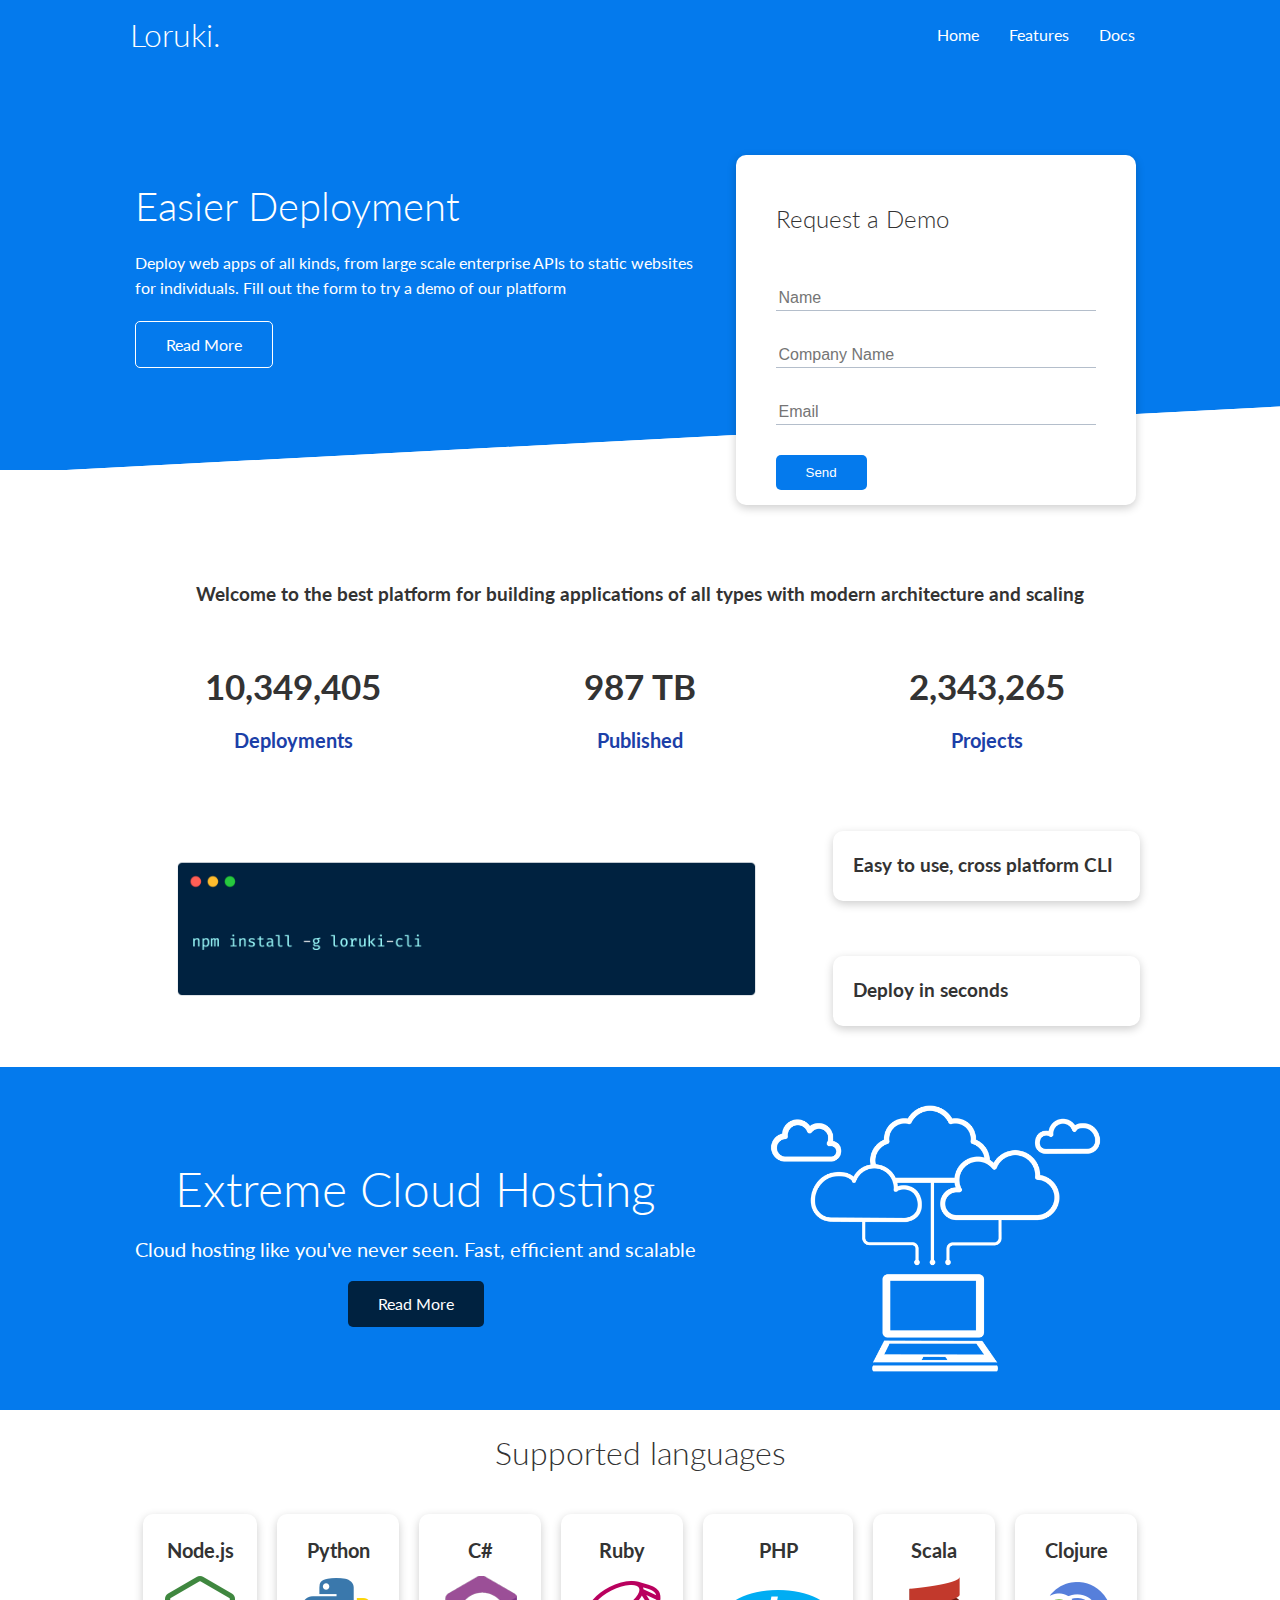
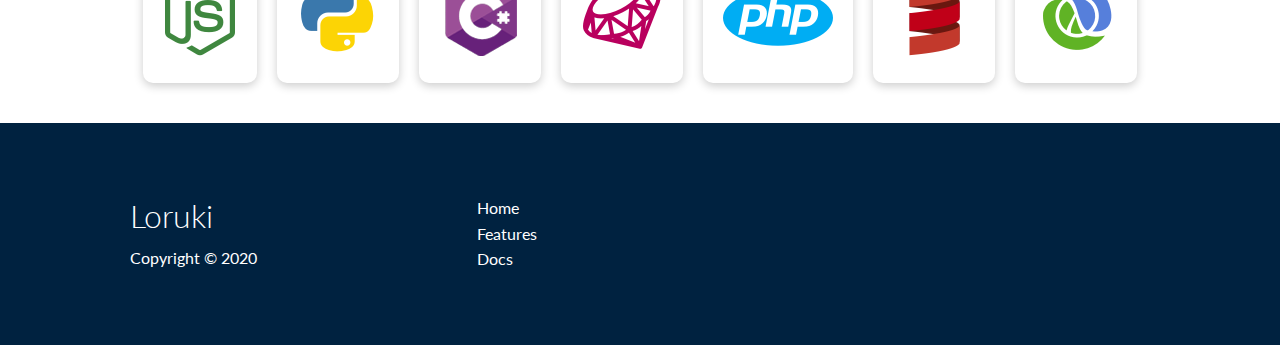
<file: index.html>
<!DOCTYPE html>
<html lang="en">
  <head>
    <meta charset="UTF-8" />
    <meta http-equiv="X-UA-Compatible" content="IE=edge" />
    <meta name="viewport" content="width=device-width, initial-scale=1.0" />
    <link
      rel="stylesheet"
      href="https://cdnjs.cloudflare.com/ajax/libs/font-awesome/6.1.1/css/all.min.css"
      integrity="sha512-KfkfwYDsLkIlwQp6LFnl8zNdLGxu9YAA1QvwINks4PhcElQSvqcyVLLD9aMhXd13uQjoXtEKNosOWaZqXgel0g=="
      crossorigin="anonymous"
      referrerpolicy="no-referrer"
    />
    <link rel="stylesheet" href="css/utilities.css" />
    <link rel="stylesheet" href="css/style.css" />
    <title>Loruki | Cloud hosting for Everyone</title>
  </head>
  <body>
    <!-- Navbar -->
    <div class="navbar">
      <div class="container flex">
        <h1 class="logo">Loruki.</h1>
        <nav>
          <ul>
            <li><a href="index.html">Home</a></li>
            <li><a href="features.html">Features</a></li>
            <li><a href="docs.html">Docs</a></li>
          </ul>
        </nav>
      </div>
    </div>
    <!-- Showcase  -->

    <section class="showcase">
      <div class="container grid">
        <div class="showcase-text">
          <h1>Easier Deployment</h1>
          <p>
            Deploy web apps of all kinds, from large scale enterprise APIs to
            static websites for individuals. Fill out the form to try a demo of
            our platform
          </p>
          <a href="features.html" class="btn btn-outline">Read More</a>
        </div>

        <div class="showcase-form card">
          <h2>Request a Demo</h2>
          <form
            name="contact"
            method="POST"
            netlify-honeypot="bot-field"
            data-netlify="true"
          >
            <input type="hidden" name="form-name" value="contact" />
            <p class="hidden">
              <label>
                Don’t fill this out if you’re human: <input name="bot-field" />
              </label>
            </p>
            <div class="form-control">
              <input type="text" name="name" placeholder="Name" required />
            </div>
            <div class="form-control">
              <input
                type="text"
                name="company"
                placeholder="Company Name"
                required
              />
            </div>
            <div class="form-control">
              <input type="email" name="email" placeholder="Email" required />
            </div>
            <input type="submit" value="Send" class="btn btn-primary" />
          </form>
        </div>
      </div>
    </section>

    <!-- Stats -->
    <section class="stats">
      <div class="container">
        <h3 class="stats-heading text-center my-1">
          Welcome to the best platform for building applications of all types
          with modern architecture and scaling
        </h3>
        <div class="grid grid-3 text-center my-4">
          <div>
            <i class="fas fa-server fa-3x"></i>
            <h3>10,349,405</h3>
            <p class="text-secondary">Deployments</p>
          </div>
          <div>
            <i class="fas fa-upload fa-3x"></i>
            <h3>987 TB</h3>
            <p class="text-secondary">Published</p>
          </div>
          <div>
            <i class="fas fa-project-diagram fa-3x"></i>
            <h3>2,343,265</h3>
            <p class="text-secondary">Projects</p>
          </div>
        </div>
      </div>
    </section>

    <!-- CLI -->
    <section class="cli">
      <div class="container grid">
        <img src="images/cli.png" alt="" />
        <div class="card">
          <h3>Easy to use, cross platform CLI</h3>
        </div>
        <div class="card">
          <h3>Deploy in seconds</h3>
        </div>
      </div>
    </section>

    <!-- cloud -->
    <section class="cloud bg-primary my-2 py-2">
      <div class="container grid">
        <div class="text-center">
          <h2 class="lg">Extreme Cloud Hosting</h2>
          <p class="lead my-1">
            Cloud hosting like you've never seen. Fast, efficient and scalable
          </p>
          <a href="features.html" class="btn btn-dark">Read More</a>
        </div>
        <img src="images/cloud.png" alt="" />
      </div>
    </section>

    <!-- languages -->
    <section class="languages">
      <h2 class="md text-center my-2">Supported languages</h2>
      <div class="container flex">
        <div class="card">
          <h4>Node.js</h4>
          <img src="images/logos/node.png" alt="" />
        </div>
        <div class="card">
          <h4>Python</h4>
          <img src="images/logos/python.png" alt="" />
        </div>
        <div class="card">
          <h4>C#</h4>
          <img src="images/logos/csharp.png" alt="" />
        </div>
        <div class="card">
          <h4>Ruby</h4>
          <img src="images/logos/ruby.png" alt="" />
        </div>
        <div class="card">
          <h4>PHP</h4>
          <img src="images/logos/php.png" alt="" />
        </div>
        <div class="card">
          <h4>Scala</h4>
          <img src="images/logos/scala.png" alt="" />
        </div>
        <div class="card">
          <h4>Clojure</h4>
          <img src="images/logos/clojure.png" alt="" />
        </div>
      </div>
    </section>

    <!-- footer -->
    <footer class="footer bg-dark py-5">
      <div class="container grid grid-3">
        <div>
          <h1>Loruki</h1>
          <p>Copyright &copy; 2020</p>
        </div>
        <nav>
          <ul>
            <li><a href="index.html"></a>Home</li>
            <li><a href="features.html"></a>Features</li>
            <li><a href="docs.html"></a>Docs</li>
          </ul>
        </nav>
        <div class="social">
          <a href="#"><i class="fab fa-github fa-2x"></i></a>
          <a href="#"><i class="fab fa-facebook fa-2x"></i></a>
          <a href="#"><i class="fab fa-instagram fa-2x"></i></a>
          <a href="#"><i class="fab fa-twitter fa-2x"></i></a>
        </div>
      </div>
    </footer>
  </body>
</html>
</file>
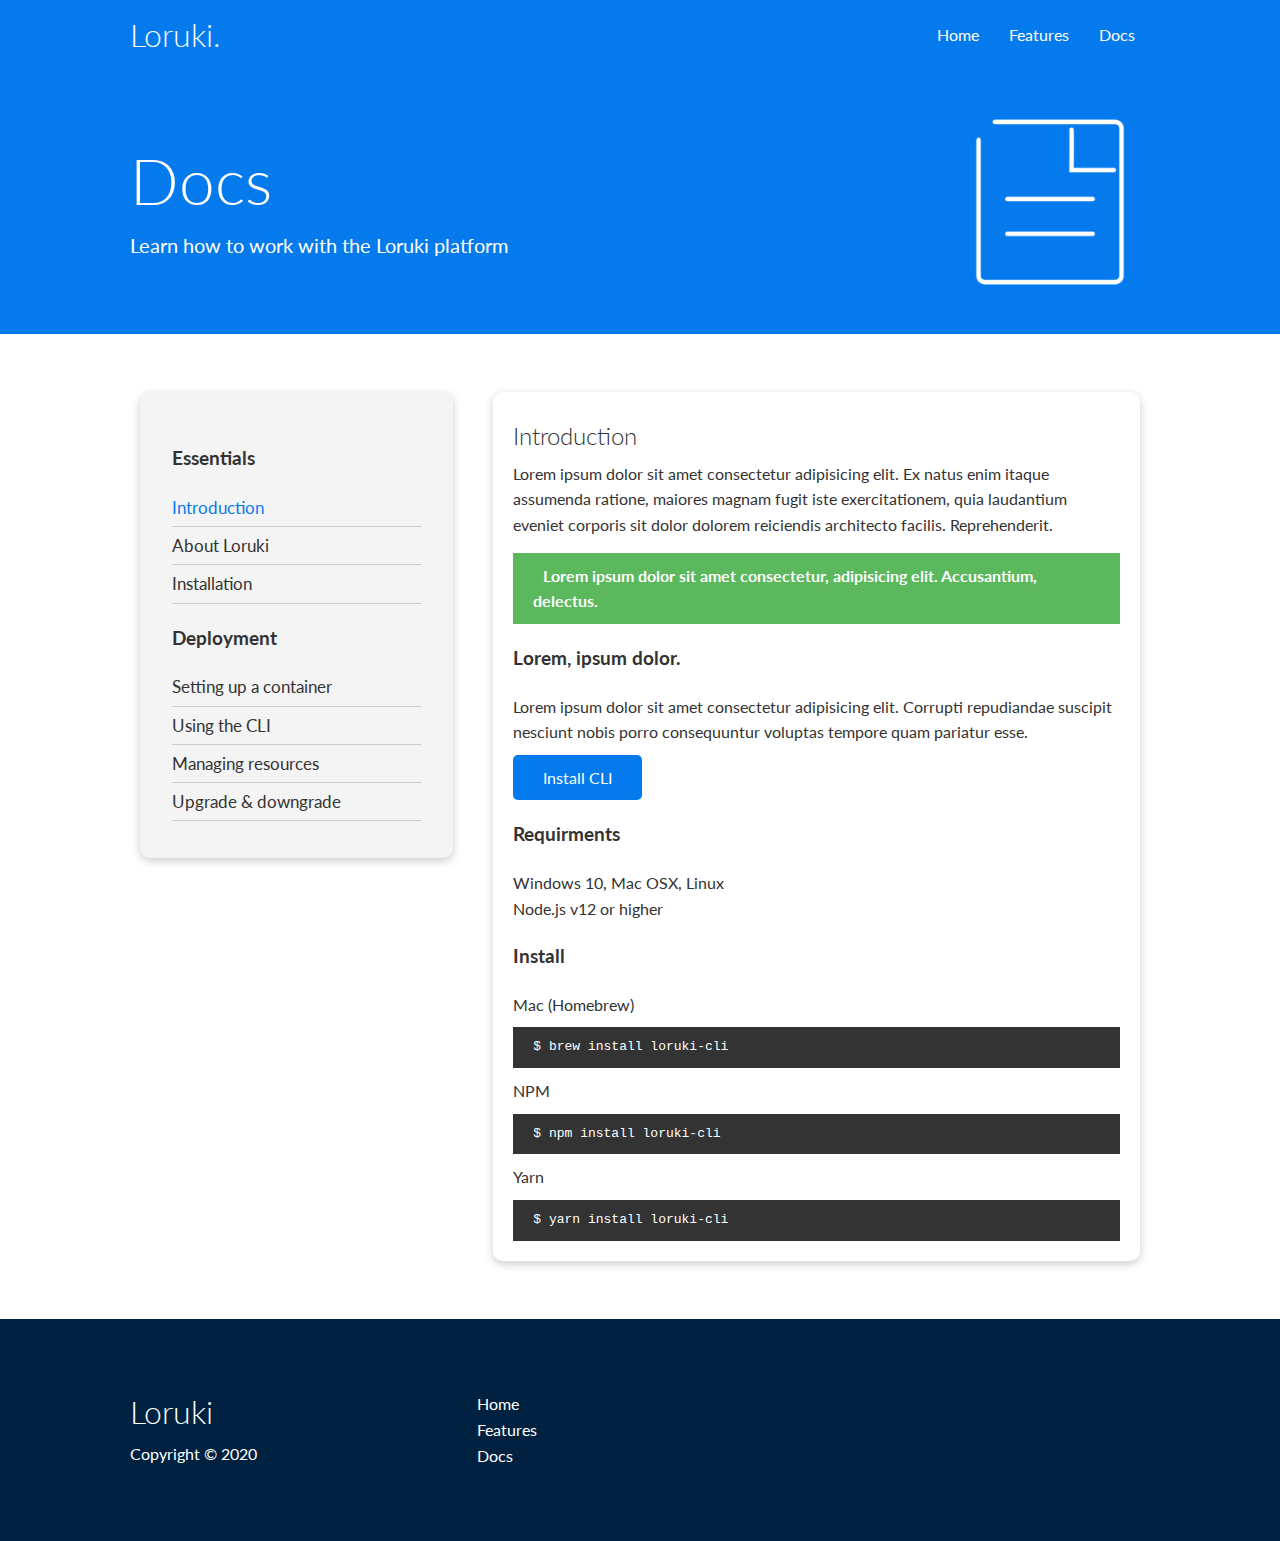
<file: docs.html>
<!DOCTYPE html>
<html lang="en">
  <head>
    <meta charset="UTF-8" />
    <meta http-equiv="X-UA-Compatible" content="IE=edge" />
    <meta name="viewport" content="width=device-width, initial-scale=1.0" />
    <link
      rel="stylesheet"
      href="https://cdnjs.cloudflare.com/ajax/libs/font-awesome/6.1.1/css/all.min.css"
      integrity="sha512-KfkfwYDsLkIlwQp6LFnl8zNdLGxu9YAA1QvwINks4PhcElQSvqcyVLLD9aMhXd13uQjoXtEKNosOWaZqXgel0g=="
      crossorigin="anonymous"
      referrerpolicy="no-referrer"
    />
    <link rel="stylesheet" href="css/utilities.css" />
    <link rel="stylesheet" href="css/style.css" />
    <title>Loruki | Cloud hosting for Everyone</title>
  </head>
  <body>
    <!-- Navbar -->
    <div class="navbar">
      <div class="container flex">
        <h1 class="logo">Loruki.</h1>
        <nav>
          <ul>
            <li><a href="index.html">Home</a></li>
            <li><a href="features.html">Features</a></li>
            <li><a href="docs.html">Docs</a></li>
          </ul>
        </nav>
      </div>
    </div>

    <!-- head -->
    <section class="docs-head bg-primary py-3">
      <div class="container grid">
        <div>
          <h1 class="xl">Docs</h1>
          <p class="lead">Learn how to work with the Loruki platform</p>
        </div>
        <img src="images/docs.png" alt="" />
      </div>
    </section>

    <!-- docs main -->
    <section class="docs-main my-4">
      <div class="container grid">
        <div class="card bg-light p-3">
          <h3 class="my-2">Essentials</h3>
          <nav>
            <ul>
              <li><a class="text-primary" href="#">Introduction</a></li>
              <li><a href="#">About Loruki</a></li>
              <li><a href="#">Installation</a></li>
            </ul>
          </nav>
          <h3 class="my-2">Deployment</h3>
          <nav>
            <ul>
              <li><a href="#">Setting up a container</a></li>
              <li><a href="#">Using the CLI</a></li>
              <li><a href="#">Managing resources</a></li>
              <li><a href="#">Upgrade & downgrade</a></li>
            </ul>
          </nav>
        </div>
        <div class="card">
          <h2>Introduction</h2>
          <p>
            Lorem ipsum dolor sit amet consectetur adipisicing elit. Ex natus
            enim itaque assumenda ratione, maiores magnam fugit iste
            exercitationem, quia laudantium eveniet corporis sit dolor dolorem
            reiciendis architecto facilis. Reprehenderit.
          </p>
          <div class="alert alert-success">
            <i class="fas fa-info">
            </i> Lorem ipsum dolor sit amet consectetur, adipisicing elit. Accusantium, delectus.
          </div>
          <h3>Lorem, ipsum dolor.</h3>
          <p>Lorem ipsum dolor sit amet consectetur adipisicing elit. Corrupti repudiandae suscipit nesciunt nobis porro consequuntur voluptas tempore quam pariatur esse.</p>
          <a href="#" class="btn btn-primary">Install CLI</a>
          <h3>Requirments</h3>
          <ul>
            <li>Windows 10, Mac OSX, Linux</li>
            <li>Node.js v12 or higher</li>
          </ul>

          <h3>Install</h3>
          <p>Mac (Homebrew)</p>
          <pre><code>$ brew install loruki-cli</code></pre>
          <p>NPM</p>
          <pre><code>$ npm install loruki-cli</code></pre>
          <p>Yarn</p>
          <pre><code>$ yarn install loruki-cli</code></pre>
        </div>
      </div>
    </section>

    <!-- footer -->

    <footer class="footer bg-dark py-5">
      <div class="container grid grid-3">
        <div>
          <h1>Loruki</h1>
          <p>Copyright &copy; 2020</p>
        </div>
        <nav>
          <ul>
            <li><a href="index.html"></a>Home</li>
            <li><a href="features.html"></a>Features</li>
            <li><a href="docs.html"></a>Docs</li>
          </ul>
        </nav>
        <div class="social">
          <a href="#"><i class="fab fa-github fa-2x"></i></a>
          <a href="#"><i class="fab fa-facebook fa-2x"></i></a>
          <a href="#"><i class="fab fa-instagram fa-2x"></i></a>
          <a href="#"><i class="fab fa-twitter fa-2x"></i></a>
        </div>
      </div>
    </footer>
  </body>
</html>
</file>
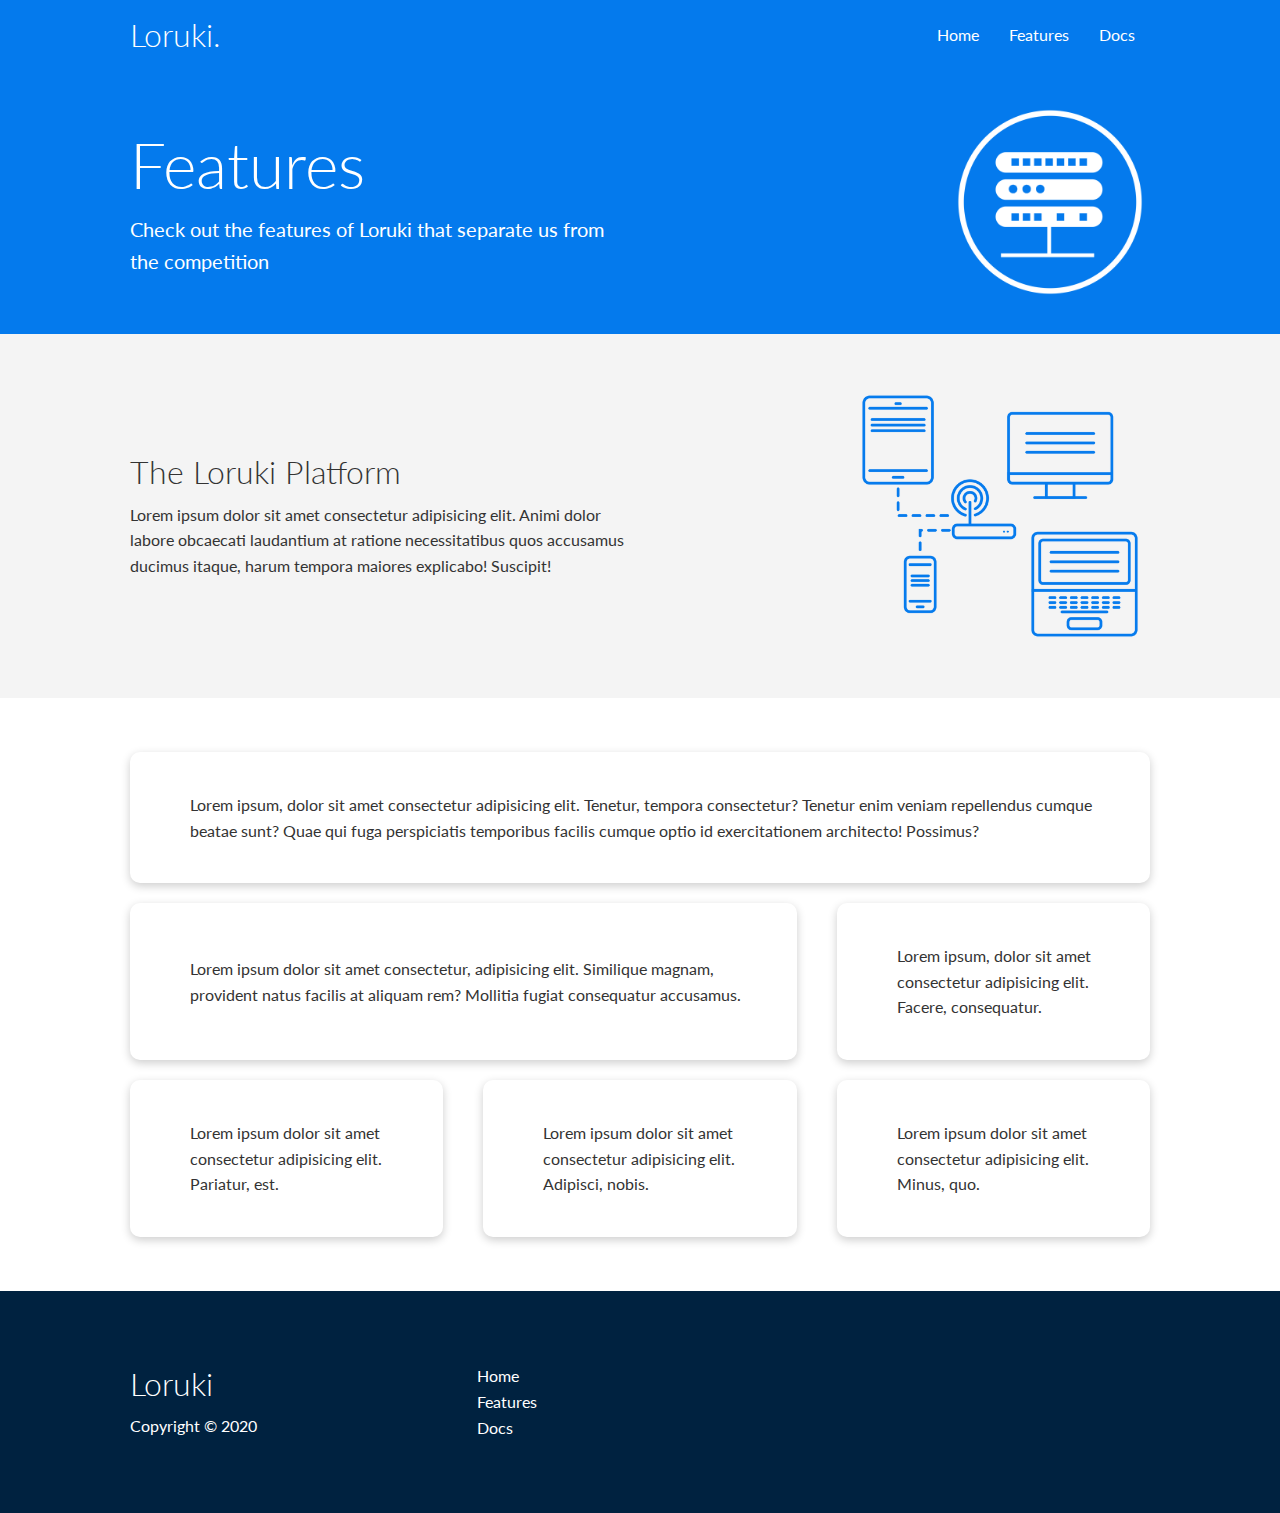
<file: features.html>
<!DOCTYPE html>
<html lang="en">
  <head>
    <meta charset="UTF-8" />
    <meta http-equiv="X-UA-Compatible" content="IE=edge" />
    <meta name="viewport" content="width=device-width, initial-scale=1.0" />
    <link
      rel="stylesheet"
      href="https://cdnjs.cloudflare.com/ajax/libs/font-awesome/6.1.1/css/all.min.css"
      integrity="sha512-KfkfwYDsLkIlwQp6LFnl8zNdLGxu9YAA1QvwINks4PhcElQSvqcyVLLD9aMhXd13uQjoXtEKNosOWaZqXgel0g=="
      crossorigin="anonymous"
      referrerpolicy="no-referrer"
    />
    <link rel="stylesheet" href="css/utilities.css" />
    <link rel="stylesheet" href="css/style.css" />
    <title>Loruki | Cloud hosting for Everyone</title>
  </head>
  <body>
    <!-- Navbar -->
    <div class="navbar">
      <div class="container flex">
        <h1 class="logo">Loruki.</h1>
        <nav>
          <ul>
            <li><a href="index.html">Home</a></li>
            <li><a href="features.html">Features</a></li>
            <li><a href="docs.html">Docs</a></li>
          </ul>
        </nav>
      </div>
    </div>

    <!-- head -->
    <section class="features-head bg-primary py-3">
      <div class="container grid">
        <div>
          <h1 class="xl">Features</h1>
          <p class="lead">
            Check out the features of Loruki that separate us from the
            competition
          </p>
        </div>
        <img src="images/server.png" alt="" />
      </div>
    </section>

    <!-- sub head -->
    <section class="features-sub-head bg-light py-3">
      <div class="container grid">
        <div>
          <h1 class="md">The Loruki Platform</h1>
          <p>
            Lorem ipsum dolor sit amet consectetur adipisicing elit. Animi dolor
            labore obcaecati laudantium at ratione necessitatibus quos accusamus
            ducimus itaque, harum tempora maiores explicabo! Suscipit!
          </p>
        </div>
        <img src="images/server2.png" alt="" />
      </div>
    </section>

    <!-- features main -->

    <section class="features-main my-2">
      <div class="container grid grid-3">
        <div class="card flex">
          <i class="fas fa-server fa-3x"></i>
          <p>
            Lorem ipsum, dolor sit amet consectetur adipisicing elit. Tenetur,
            tempora consectetur? Tenetur enim veniam repellendus cumque beatae
            sunt? Quae qui fuga perspiciatis temporibus facilis cumque optio id
            exercitationem architecto! Possimus?
          </p>
        </div>
        <div class="card flex">
          <i class="fas fa-network-wired fa-3x"></i>
          <p>
            Lorem ipsum dolor sit amet consectetur, adipisicing elit. Similique
            magnam, provident natus facilis at aliquam rem? Mollitia fugiat
            consequatur accusamus.
          </p>
        </div>

        <div class="card flex">
          <i class="fas fa-laptop-code fa-3x"></i>
          <p>
            Lorem ipsum, dolor sit amet consectetur adipisicing elit. Facere, consequatur.
          </p>
        </div>

        <div class="card flex">
          <i class="fas fa-database fa-3x"></i>
          <p>
            Lorem ipsum dolor sit amet consectetur adipisicing elit. Pariatur, est.
          </p>
        </div>
        <div class="card flex">
          <i class="fas fa-power-off fa-3x"></i>
          <p>
            Lorem ipsum dolor sit amet consectetur adipisicing elit. Adipisci, nobis.
          </p>
        </div>
        <div class="card flex">
          <i class="fas fa-upload fa-3x"></i>
          <p>
            Lorem ipsum dolor sit amet consectetur adipisicing elit. Minus, quo.
          </p>
        </div>
      </div>
    </section>

    <!-- footer -->

    <footer class="footer bg-dark py-5">
      <div class="container grid grid-3">
        <div>
          <h1>Loruki</h1>
          <p>Copyright &copy; 2020</p>
        </div>
        <nav>
          <ul>
            <li><a href="index.html"></a>Home</li>
            <li><a href="features.html"></a>Features</li>
            <li><a href="docs.html"></a>Docs</li>
          </ul>
        </nav>
        <div class="social">
          <a href="#"><i class="fab fa-github fa-2x"></i></a>
          <a href="#"><i class="fab fa-facebook fa-2x"></i></a>
          <a href="#"><i class="fab fa-instagram fa-2x"></i></a>
          <a href="#"><i class="fab fa-twitter fa-2x"></i></a>
        </div>
      </div>
    </footer>
  </body>
</html>
</file>
<file: css/utilities.css>
.container {
    max-width: 1100px;
    margin: 0 auto;
    overflow: auto;
    padding: 0 40px;
}

.card {
    background-color: #fff;
    color: #333;
    border-radius: 10px;
    box-shadow: 0 3px 10px rgba(0, 0, 0, 0.2);
    padding: 20px;
    margin: 10px;
}

.btn {
    display: inline-block;
    padding: 10px 30px;
    cursor: pointer;
    background: var(--primary-color);
    color: #fff;
    border: none;
    border-radius: 5px;
}

.btn-outline {
    background-color: transparent;
    border: 1px solid #fff;
}

.btn:hover {
    transform: scale(0.98);
}

/* backgrounds & colored btns */
.bg-primary,
.btn-primary {
    background-color: var(--primary-color);
    color: #fff;
}

.bg-secondary,
.btn-secondary {
    background-color: var(--secondary-color);
    color: #fff;
}

.bg-dark,
.btn-dark {
    background-color: var(--dark-color);
    color: #fff;
}

.bg-light,
.btn-light {
    background-color: var(--light-color);
    color: #333;
}

.bg-primary a,
.btn-primary a,
.bg-secondary a,
.btn-secondary a,
.bg-dark a,
.btn-dark a {
    color: #fff;
}

/* Text colors */
.text-primary {
    color: var(--primary-color);
}

.text-secondary {
    color: var(--secondary-color);
}

.text-dark {
    color: var(--dark-color);
}

.text-light {
    color: var(--light-color);
}

/* text sizes */
.lead {
    font-size: 20px;
}

.sm {
    font-size: 1rem;
}

.md {
    font-size: 2rem;
}

.lg {
    font-size: 3rem;
}

.xl {
    font-size: 4rem;
}

.text-center {
    text-align: center;
}

/* Alert */
.alert {
    background: var(--light-color);
    padding: 10px 20px;
    font-weight: bold;
    margin: 15px 0;
}

.alert i {
    margin-right: 10px;
}

.alert-success {
    background-color: var(--success-color);
    color: #fff;
}

.alert-error {
    background-color: var(--error-color);
    color: #fff;
}

.flex {
    display: flex;
    justify-content: center;
    align-items: center;
    height: 100%;
}

.grid {
    display: grid;
    grid-template-columns: repeat(2, 1fr);
    gap: 20px;
    justify-content: center;
    align-items: center;
    height: 100%;
}

.grid-3 {
    grid-template-columns: repeat(3, 1fr);
}

/* margin */

.my-1 {
    margin: 1rem 0;
}

.my-2 {
    margin: 1.5rem 0;
}

.my-3 {
    margin: 2rem 0;
}

.my-4 {
    margin: 3rem 0;
}

.my-5 {
    margin: 4rem 0;
}


.m-1 {
    margin: 1rem;
}

.m-2 {
    margin: 1.5rem;
}

.m-3 {
    margin: 2rem;
}

.m-4 {
    margin: 3rem;
}

.m-5 {
    margin: 4rem;
}

/* padding */

.py-1 {
    padding: 1rem 0;
}

.py-2 {
    padding: 1.5rem 0;
}

.py-3 {
    padding: 2rem 0;
}

.py-4 {
    padding: 3rem 0;
}

.py-5 {
    padding: 4rem 0;
}


.p-1 {
    padding: 1rem;
}

.p-2 {
    padding: 1.5rem;
}

.p-3 {
    padding: 2rem;
}

.p-4 {
    padding: 3rem;
}

.p-5 {
    padding: 4rem;
}
</file>
<file: css/style.css>
@import url("https://fonts.googleapis.com/css2?family=Lato:wght@300&display=swap");

:root {
    --primary-color: #047aed;
    --secondary-color: #1c3fa8;
    --dark-color: #002240;
    --light-color: #f4f4f4;
    --success-color: #5cb85c;
    --error-color: #d9534f;
}

* {
    box-sizing: border-box;
    padding: 0;
    margin: 0;
}

body {
    font-family: "Lato", sans-serif;
    color: #333;
    line-height: 1.6;
}

ul {
    list-style-type: none;
}

a {
    text-decoration: none;
    color: #333;
}

h1,
h2 {
    font-weight: 300;
    line-height: 1.2;
    margin: 10px 0;
}

p {
    margin: 10px 0;
}

img {
    width: 100%;
}

code, pre {
    background: #333;
    color: #fff;
    padding: 10px;
}
/* Navbar */
.navbar {
    background-color: var(--primary-color);
    color: #fff;
    height: 70px;
}

.navbar ul {
    display: flex;
}

.navbar a {
    color: #fff;
    padding: 10px;
    margin: 0 5px;
}

.navbar a:hover {
    border-bottom: 2px solid #fff;
}

.navbar .flex {
    justify-content: space-between;
}

.hidden {
    visibility: hidden;
    height: 0;
}
/* Showcase */
.showcase {
    height: 400px;
    background-color: var(--primary-color);
    color: #fff;
    position: relative;
}

.showcase h1 {
    font-size: 40px;
}

.showcase p {
    margin: 20px 0;
}

.showcase .grid {
    grid-template-columns: 55% auto;
    gap: 30px;
    overflow: visible;
}

.showcase-text {
    animation: slideInFromLeft 1s ease-in;
}

.showcase-form {
    position: relative;
    top: 60px;
    height: 350px;
    width: 400px;
    padding: 40px;
    z-index: 100;
    justify-self: flex-end;
    animation: slideInFromRight 1s ease-in;
}

.showcase-form .form-control {
    margin: 30px 0;
}

.showcase-form input[type='text'],
.showcase-form input[type='email'] {
    border: 0;
    border-bottom: 1px solid #b4becb;
    width: 100%;
    padding: 3px;
    font-size: 16px;
}

.showcase-form input:focus {
    outline: none;
}

.showcase::before,
.showcase::after {
    content: '';
    position: absolute;
    height: 100px;
    bottom: -70px;
    right: 0;
    left: 0;
    background: #fff;
    transform: skewY(-3deg);
    -webkit-transform: skewY(-3deg);
    -moz-transform: skewY(-3deg);
    -ms-transform: skewY(-3deg);
}

/* stats */

.stats {
    padding-top: 110px;
    animation: slideInFromBottom 1s ease-in;
}

.stats-heading {
    min-width: 500px;
    margin: auto;
}

.stats .grid h3 {
    font-size: 35px;
}

.stats .grid p {
    font-size: 20px;
    font-weight: bold;
}

/* cli */
.cli .grid {
    grid-template-columns: repeat(3, 1fr);
    grid-template-rows: repeat(2, 1fr);

}

.cli .grid>*:first-child {
    grid-column: 1 / span 2;
    grid-row: 1 / span 2;
}

/* cloud */

.cloud .grid {
    grid-template-columns: 4fr 3fr;
}

/* languages */
.languages .flex {
    flex-wrap: wrap;
}

.languages .card {
    text-align: center;
    margin: 18px 10px 40px;
    transition: transform 0.2s ease-in;
}

.languages .card h4 {
    font-size: 20px;
    margin-bottom: 10px;
}

.languages .card:hover {
    transform: translateY(-15px);
}

/* features */
.features-head img,
.docs-head img {
    width: 200px;
    justify-self: flex-end;
}

.features-sub-head img {
    width: 300px;
    justify-self: flex-end;
}

.features-main .card>i {
    margin: 20px;
}

.features-main .grid {
    padding: 30px;
}

.features-main .grid>*:first-child {
    grid-column: 1 /span 3;
}

.features-main .grid>*:nth-child(2) {
    grid-column: 1 /span 2;
}

/* docs */

.docs-main h3 {
   margin: 20px 0;
}

.docs-main .grid{
    grid-template-columns: 1fr 2fr;
    align-items: flex-start;
}

.docs-main nav li {
    font-size: 17px;
    padding-bottom: 5px;
    margin-bottom: 5px;
    border-bottom: 1px solid #ccc;
}

.docs-main a:hover {
    font-weight: bold;
}

/* footer */
.footer .social a {
    margin: 0 10px;
}

/* animations */
@keyframes slideInFromLeft {
    0% {
        transform: translateX(-100%);
    }

    100% {
        transform: translateX(0);
    }
}

@keyframes slideInFromRight {
    0% {
        transform: translateX(100%);
    }

    100% {
        transform: translateX(0);
    }
}

@keyframes slideInFromTop {
    0% {
        transform: translateY(-100%);
    }

    100% {
        transform: translateX(0);
    }
}

@keyframes slideInFromBottom {
    0% {
        transform: translateY(100%);
    }

    100% {
        transform: translateX(0);
    }
}

/* mobile */

@media (max-width: 500px) {
    .navbar {
        height: 110px;
    }

    .navbar .flex {
        flex-direction: column;
    }

    .navbar ul {
        padding: 10px;
        background-color: rgba(0, 0, 0, 0.1);
    }
}


/* tablets and under */
@media (max-width: 768px) {

    .grid,
    .showcase .grid,
    .stats .grid,
    .cli .grid,
    .cloud .grid,
    .features-main .grid,
    .docs-main .grid,
    .features-main .grid,
    .docs-main .grid {
        grid-template-columns: 1fr;
        grid-template-rows: 1fr;
    }

    .showcase {
        height: auto;
    }

    .showcase-text {
        text-align: center;
        margin-top: 40px;
        animation: slideInFromTop 1s ease-in;
    }

    .showcase-form {
        justify-self: center;
        margin: auto;
        animation: slideInFromBottom 1s ease-in;
    }

    .cli .grid>*:first-child {
        grid-column: 1;
        grid-row: 1;
    }

    .features-head,
    .features-sub-head,
    .docs-head {
        text-align: center;
    }

    .features-head img,
    .features-sub-head img,
    .docs-head img{
        justify-self: center;
    }

    .features-main .grid >*:first-child,
    .features-main .grid >*:nth-child(2) {
        grid-column: 1;
    }
}
</file>
